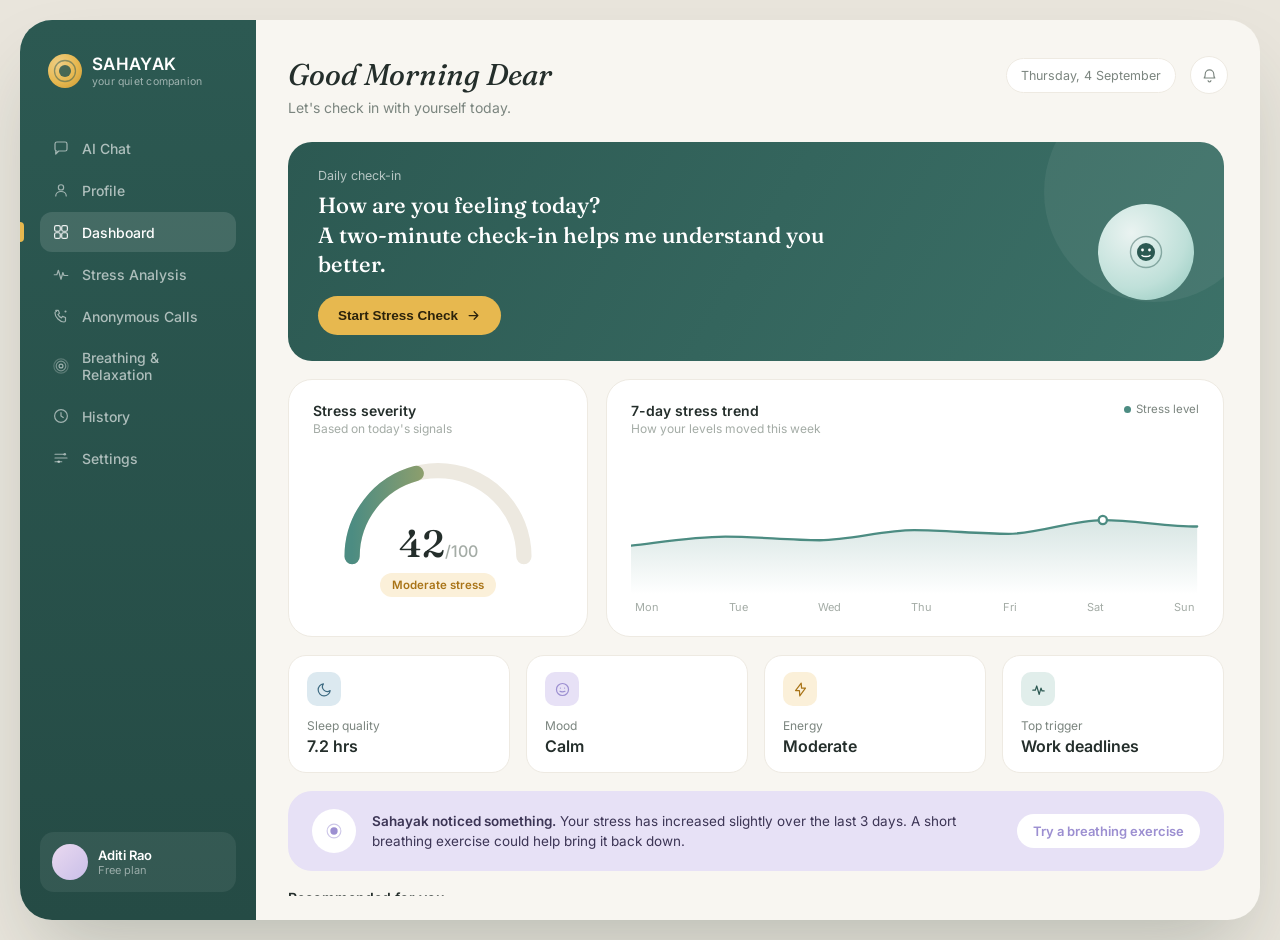
<file: sahayakdashboard.html>
<!DOCTYPE html>
<html lang="en">
<head>
<meta charset="UTF-8">
<title>SAHAYAK — AI Mental Wellness Dashboard</title>
<meta name="viewport" content="width=device-width, initial-scale=1.0">
<link rel="preconnect" href="https://fonts.googleapis.com">
<link href="https://fonts.googleapis.com/css2?family=Fraunces:ital,opsz,wght@0,9..144,400;0,9..144,500;1,9..144,450&family=Inter:wght@400;500;600;700&display=swap" rel="stylesheet">
<style>
  :root{
    --bg-canvas:#E9E5DC;
    --bg-app:#F8F6F1;
    --card:#FFFFFF;
    --teal-deep:#2C5952;
    --teal-deep-2:#254B45;
    --teal:#4C8C82;
    --teal-soft:#E1EEEB;
    --blue-soft:#DCE9F0;
    --blue:#7FA8BE;
    --lavender:#E7E1F6;
    --lavender-deep:#9C8FD1;
    --yellow:#E7B84F;
    --yellow-soft:#FBF0D9;
    --text-primary:#242E2B;
    --text-muted:#7B857F;
    --text-faint:#A4ACA6;
    --border:#EEEAE2;
    --radius-lg:24px;
    --radius-md:18px;
    --radius-sm:12px;
  }
  *{box-sizing:border-box; margin:0; padding:0;}
  body{
    background:var(--bg-canvas);
    font-family:'Inter', sans-serif;
    color:var(--text-primary);
    display:flex;
    align-items:center;
    justify-content:center;
    min-height:100vh;
    padding:20px;
  }
  .app{
    width:1440px;
    height:900px;
    background:var(--bg-app);
    border-radius:32px;
    box-shadow:0 40px 80px -20px rgba(38,58,52,0.25);
    display:grid;
    grid-template-columns:236px 1fr;
    overflow:hidden;
  }

  /* ---------- SIDEBAR ---------- */
  .sidebar{
    background:linear-gradient(180deg,var(--teal-deep) 0%, var(--teal-deep-2) 100%);
    color:#fff;
    padding:28px 20px;
    display:flex;
    flex-direction:column;
  }
  .brand{
    display:flex;
    align-items:center;
    gap:10px;
    padding:6px 8px 32px 8px;
  }
  .brand-mark{
    width:34px; height:34px;
    border-radius:50%;
    background:radial-gradient(circle at 32% 30%, #EFCE85, #E7B84F 55%, #C99732 100%);
    position:relative;
    flex-shrink:0;
  }
  .brand-mark svg{position:absolute; inset:0;}
  .brand-name{font-size:17px; font-weight:600; letter-spacing:0.02em;}
  .brand-sub{font-size:10.5px; color:rgba(255,255,255,0.55); margin-top:1px; letter-spacing:0.02em;}

  nav{display:flex; flex-direction:column; gap:2px; margin-top:8px;}
  .nav-item{
    display:flex;
    align-items:center;
    gap:12px;
    padding:11px 12px;
    border-radius:12px;
    color:rgba(255,255,255,0.62);
    font-size:14px;
    font-weight:500;
    position:relative;
    cursor:pointer;
  }
  .nav-item svg{width:18px; height:18px; flex-shrink:0; opacity:0.9;}
  .nav-item.active{
    background:rgba(255,255,255,0.12);
    color:#fff;
  }
  .nav-item.active::before{
    content:"";
    position:absolute;
    left:-20px;
    top:50%;
    transform:translateY(-50%);
    width:4px; height:20px;
    background:var(--yellow);
    border-radius:0 4px 4px 0;
  }

  .sidebar-spacer{flex:1;}

  .sidebar-profile{
    display:flex;
    align-items:center;
    gap:10px;
    padding:12px;
    border-radius:14px;
    background:rgba(255,255,255,0.07);
  }
  .avatar-sm{
    width:36px; height:36px;
    border-radius:50%;
    background:linear-gradient(135deg,#EAD9F0,#C9BFE8);
    flex-shrink:0;
  }
  .sidebar-profile .name{font-size:13px; font-weight:600; color:#fff;}
  .sidebar-profile .role{font-size:11px; color:rgba(255,255,255,0.5);}

  /* ---------- MAIN ---------- */
  .main{
    padding:36px 32px 24px 32px;
    overflow:hidden;
    display:flex;
    flex-direction:column;
  }
  .topbar{
    display:flex;
    align-items:flex-start;
    justify-content:space-between;
    margin-bottom:26px;
  }
  .greeting{
    font-family:'Fraunces', serif;
    font-weight:450;
    font-style:italic;
    font-size:30px;
    color:var(--text-primary);
  }
  .greeting-sub{
    margin-top:6px;
    font-size:14px;
    color:var(--text-muted);
  }
  .topbar-right{display:flex; align-items:center; gap:14px;}
  .icon-btn{
    width:38px; height:38px;
    border-radius:50%;
    background:var(--card);
    border:1px solid var(--border);
    display:flex; align-items:center; justify-content:center;
    color:var(--text-muted);
  }
  .icon-btn svg{width:17px; height:17px;}
  .topbar-date{
    font-size:12.5px;
    color:var(--text-muted);
    background:var(--card);
    border:1px solid var(--border);
    padding:9px 14px;
    border-radius:999px;
  }

  .content-scroll{
    flex:1;
    overflow-y:auto;
    overflow-x:hidden;
    display:flex;
    flex-direction:column;
    gap:18px;
    padding-right:4px;
    padding-bottom:4px;
  }
  .content-scroll > *{flex-shrink:0;}
  .content-scroll::-webkit-scrollbar{width:6px;}
  .content-scroll::-webkit-scrollbar-track{background:transparent;}
  .content-scroll::-webkit-scrollbar-thumb{background:#D9D4C7; border-radius:999px;}
  .content-scroll::-webkit-scrollbar-thumb:hover{background:#C9C3B4;}

  /* ---------- VIEW SWITCHING ---------- */
  .view{
    display:none;
    flex:1;
    overflow:hidden;
    flex-direction:column;
  }
  .view.active{display:flex;}
  .view-placeholder{
    flex:1;
    display:flex;
    align-items:center;
    justify-content:center;
    text-align:center;
    color:var(--text-faint);
    font-size:14px;
    border:1.5px dashed var(--border);
    border-radius:var(--radius-lg);
    background:var(--card);
  }

  /* Hero check-in card */
  .hero-card{
    background:linear-gradient(120deg, var(--teal-deep) 0%, #3C7168 100%);
    border-radius:var(--radius-lg);
    padding:26px 30px;
    display:flex;
    align-items:center;
    justify-content:space-between;
    color:#fff;
    position:relative;
    overflow:hidden;
  }
  .hero-card::after{
    content:"";
    position:absolute;
    right:-40px; top:-60px;
    width:220px; height:220px;
    border-radius:50%;
    background:rgba(255,255,255,0.06);
  }
  .hero-left{position:relative; z-index:1; max-width:60%;}
  .hero-eyebrow{font-size:12.5px; color:rgba(255,255,255,0.65); margin-bottom:8px;}
  .hero-title{font-family:'Fraunces', serif; font-size:22px; font-weight:500; line-height:1.35; margin-bottom:16px;}
  .cta-btn{
    display:inline-flex;
    align-items:center;
    gap:8px;
    background:var(--yellow);
    color:#2C230B;
    font-weight:600;
    font-size:13.5px;
    padding:12px 20px;
    border-radius:999px;
    border:none;
    cursor:pointer;
  }
  .cta-btn svg{width:15px; height:15px;}
  .hero-avatar{
    position:relative; z-index:1;
    width:96px; height:96px;
    border-radius:50%;
    background:radial-gradient(circle at 35% 30%, #EAF3F1, #BFE0D9 60%, #8FC7BC 100%);
    display:flex; align-items:center; justify-content:center;
    flex-shrink:0;
  }
  .hero-avatar svg{width:52px; height:52px;}

  /* two column: gauge + trend */
  .row-two{
    display:grid;
    grid-template-columns:300px 1fr;
    gap:18px;
  }
  .card{
    background:var(--card);
    border-radius:var(--radius-lg);
    border:1px solid var(--border);
    padding:22px 24px;
  }
  .card-title{font-size:14px; font-weight:600; color:var(--text-primary);}
  .card-caption{font-size:12px; color:var(--text-faint); margin-top:2px;}

  .gauge-card{display:flex; flex-direction:column; align-items:center;}
  .gauge-wrap{width:210px; margin-top:6px;}
  .gauge-score{
    text-align:center;
    margin-top:-46px;
  }
  .gauge-score .num{font-family:'Fraunces', serif; font-size:38px; font-weight:500;}
  .gauge-score .num span{font-size:16px; color:var(--text-faint); font-family:'Inter';}
  .gauge-tag{
    margin-top:6px;
    display:inline-block;
    font-size:11.5px;
    font-weight:600;
    color:#A97417;
    background:var(--yellow-soft);
    padding:5px 12px;
    border-radius:999px;
  }

  .trend-card{display:flex; flex-direction:column;}
  .trend-head{display:flex; justify-content:space-between; align-items:flex-start;}
  .trend-legend{display:flex; gap:14px; font-size:11.5px; color:var(--text-muted);}
  .dot{width:7px; height:7px; border-radius:50%; display:inline-block; margin-right:5px;}
  .trend-chart{flex:1; margin-top:10px;}
  .trend-days{display:flex; justify-content:space-between; padding:0 4px; margin-top:4px;}
  .trend-days span{font-size:11px; color:var(--text-faint);}

  /* insight tiles */
  .tiles-row{display:grid; grid-template-columns:repeat(4,1fr); gap:16px;}
  .tile{
    background:var(--card);
    border:1px solid var(--border);
    border-radius:var(--radius-md);
    padding:16px 18px;
  }
  .tile-icon{
    width:34px; height:34px;
    border-radius:10px;
    display:flex; align-items:center; justify-content:center;
    margin-bottom:12px;
  }
  .tile-icon svg{width:17px; height:17px;}
  .tile-label{font-size:12px; color:var(--text-muted);}
  .tile-value{font-size:16px; font-weight:600; margin-top:3px;}

  /* AI insight banner */
  .insight-banner{
    background:var(--lavender);
    border-radius:var(--radius-lg);
    padding:18px 24px;
    display:flex;
    align-items:center;
    gap:16px;
  }
  .insight-avatar{
    width:44px; height:44px;
    border-radius:50%;
    background:#fff;
    display:flex; align-items:center; justify-content:center;
    flex-shrink:0;
  }
  .insight-avatar svg{width:22px; height:22px; color:var(--lavender-deep);}
  .insight-text{font-size:13.5px; line-height:1.5; color:#3C3555;}
  .insight-text b{font-weight:600;}
  .insight-link{
    margin-left:auto;
    font-size:13px;
    font-weight:600;
    color:var(--lavender-deep);
    background:#fff;
    padding:9px 16px;
    border-radius:999px;
    white-space:nowrap;
  }

  /* recommended */
  .rec-row{display:grid; grid-template-columns:repeat(3,1fr); gap:16px;}
  .rec-card{
    background:var(--card);
    border:1px solid var(--border);
    border-radius:var(--radius-md);
    padding:17px 18px;
    display:flex;
    flex-direction:column;
    gap:10px;
  }
  .rec-icon{
    width:36px; height:36px;
    border-radius:10px;
    display:flex; align-items:center; justify-content:center;
  }
  .rec-icon svg{width:18px; height:18px;}
  .rec-title{font-size:13.5px; font-weight:600;}
  .rec-sub{font-size:11.5px; color:var(--text-muted);}

  svg{display:block;}

  /* ---------- PROFILE VIEW (Batch 3A) ---------- */
  .profile-header{display:flex; align-items:center; justify-content:space-between; gap:20px;}
  .profile-header-left{display:flex; align-items:center; gap:16px;}
  .avatar-lg{
    width:64px; height:64px;
    border-radius:50%;
    background:linear-gradient(135deg,#EAD9F0,#C9BFE8);
    flex-shrink:0;
  }
  .profile-name{font-family:'Fraunces', serif; font-size:20px; font-weight:500;}
  .profile-meta{font-size:12.5px; color:var(--text-muted); margin-top:4px;}
  .profile-meta b{color:var(--text-primary); font-weight:600;}
  .edit-profile-btn{
    display:inline-flex;
    align-items:center;
    gap:8px;
    background:var(--card);
    border:1px solid var(--border);
    color:var(--text-muted);
    font-size:13px;
    font-weight:600;
    padding:10px 18px;
    border-radius:999px;
    cursor:not-allowed;
    flex-shrink:0;
  }
  .edit-profile-btn svg{width:14px; height:14px;}
  .edit-profile-btn .soon-tag{
    font-size:10px;
    font-weight:600;
    color:var(--text-faint);
    margin-left:2px;
  }

  .profile-stats-row{display:grid; grid-template-columns:repeat(2,1fr); gap:16px;}
  .stat-card{
    background:var(--card);
    border:1px solid var(--border);
    border-radius:var(--radius-md);
    padding:20px 22px;
  }
  .stat-label{font-size:12.5px; color:var(--text-muted);}
  .stat-value{font-family:'Fraunces', serif; font-size:30px; font-weight:500; margin-top:6px;}
  .stat-value .unit{font-size:16px; color:var(--text-faint); font-family:'Inter', sans-serif;}
  .stat-sub{font-size:11.5px; color:var(--text-faint); margin-top:2px;}

  .field-row{
    display:flex;
    justify-content:space-between;
    align-items:center;
    padding:14px 0;
    border-top:1px solid var(--border);
  }
  .field-row:first-of-type{border-top:none; padding-top:0;}
  .field-label{font-size:12.5px; color:var(--text-muted);}
  .field-input{
    font-size:13.5px;
    font-weight:500;
    color:var(--text-primary);
    background:var(--bg-app);
    border:1px solid var(--border);
    border-radius:10px;
    padding:8px 14px;
    min-width:220px;
    text-align:right;
  }

  /* ---------- AI CHAT VIEW (Batch 2A — structure only) ---------- */
  .chat-view-layout{
    flex:1;
    display:grid;
    grid-template-columns:1fr 300px;
    gap:18px;
    overflow:hidden;
  }

  /* main chat column */
  .chat-main{
    background:var(--card);
    border:1px solid var(--border);
    border-radius:var(--radius-lg);
    display:flex;
    flex-direction:column;
    overflow:hidden;
  }
  .chat-main-header{
    display:flex;
    align-items:center;
    gap:12px;
    padding:18px 22px;
    border-bottom:1px solid var(--border);
    flex-shrink:0;
  }
  .chat-main-header .avatar-md{
    width:38px; height:38px;
    border-radius:50%;
    background:radial-gradient(circle at 35% 30%, #EAF3F1, #BFE0D9 60%, #8FC7BC 100%);
    display:flex; align-items:center; justify-content:center;
    flex-shrink:0;
  }
  .chat-main-header .avatar-md svg{width:20px; height:20px;}
  .chat-main-header .title{font-size:14.5px; font-weight:600;}
  .chat-main-header .subtitle{font-size:12px; color:var(--text-muted); margin-top:1px;}

  .chat-message-list{
    flex:1;
    overflow-y:auto;
    padding:22px;
    display:flex;
    flex-direction:column;
    gap:14px;
  }
  .chat-empty-state{
    flex:1;
    display:flex;
    flex-direction:column;
    align-items:center;
    justify-content:center;
    text-align:center;
    gap:6px;
    color:var(--text-faint);
  }
  .chat-empty-state svg{width:36px; height:36px; opacity:0.5; margin-bottom:6px;}
  .chat-empty-state .line-1{font-size:14px; font-weight:500; color:var(--text-muted);}
  .chat-empty-state .line-2{font-size:12.5px;}

  .chat-input-bar{
    display:flex;
    align-items:center;
    gap:10px;
    padding:16px 20px;
    border-top:1px solid var(--border);
    flex-shrink:0;
  }
  .chat-input-bar input{
    flex:1;
    border:1px solid var(--border);
    background:var(--bg-app);
    border-radius:999px;
    padding:12px 18px;
    font-family:'Inter', sans-serif;
    font-size:13.5px;
    color:var(--text-primary);
    outline:none;
  }
  .chat-input-bar input::placeholder{color:var(--text-faint);}
  .chat-send-btn{
    width:42px; height:42px;
    border-radius:50%;
    background:var(--teal-deep);
    border:none;
    color:#fff;
    display:flex; align-items:center; justify-content:center;
    flex-shrink:0;
    cursor:pointer;
  }
  .chat-send-btn svg{width:17px; height:17px;}

  /* right panel: session summary (Batch 2D shell) */
  .chat-panel{
    display:flex;
    flex-direction:column;
    gap:16px;
    overflow-y:auto;
  }
  .chat-panel-card{
    background:var(--card);
    border:1px solid var(--border);
    border-radius:var(--radius-lg);
    padding:20px;
  }
  .chat-panel-title{font-size:13.5px; font-weight:600;}
  .chat-panel-caption{font-size:11.5px; color:var(--text-faint); margin-top:2px;}
  .chat-panel-stat-row{
    display:flex;
    justify-content:space-between;
    align-items:center;
    margin-top:14px;
    padding-top:14px;
    border-top:1px solid var(--border);
  }
  .chat-panel-stat-row:first-of-type{border-top:none; margin-top:16px; padding-top:0;}
  .chat-panel-stat-label{font-size:12px; color:var(--text-muted);}
  .chat-panel-stat-value{font-size:14px; font-weight:600;}
  .chat-panel-stat-value#panelCurrentTrend{display:flex; align-items:center; gap:6px;}
  .chat-panel-trend-dot{
    width:8px; height:8px;
    border-radius:50%;
    background:var(--text-faint);
    display:inline-block;
    flex-shrink:0;
  }
  .chat-panel-trend-dot.low{background:var(--teal);}
  .chat-panel-trend-dot.moderate{background:var(--yellow);}
  .chat-panel-trend-dot.high{background:#D9714F;}

  /* message bubbles (Batch 2B) */
  .chat-bubble-row{display:flex;}
  .chat-bubble-row.user{justify-content:flex-end;}
  .chat-bubble-row.ai{justify-content:flex-start;}
  .chat-bubble{
    max-width:70%;
    padding:11px 16px;
    border-radius:16px;
    font-size:13.5px;
    line-height:1.45;
  }
  .chat-bubble-row.user .chat-bubble{
    background:var(--teal-deep);
    color:#fff;
    border-bottom-right-radius:4px;
  }
  .chat-bubble-row.ai .chat-bubble{
    background:var(--teal-soft);
    color:var(--text-primary);
    border-bottom-left-radius:4px;
  }

  /* severity badge + typing indicator (Batch 2C) */
  .chat-severity-badge{
    display:inline-flex;
    align-items:center;
    gap:5px;
    font-size:10.5px;
    font-weight:600;
    padding:4px 10px;
    border-radius:999px;
    margin-top:5px;
  }
  .chat-bubble-row.user{flex-direction:column; align-items:flex-end;}
  .chat-severity-badge .dot-sm{width:6px; height:6px; border-radius:50%; display:inline-block;}
  .chat-severity-badge.low{background:var(--teal-soft); color:var(--teal-deep);}
  .chat-severity-badge.low .dot-sm{background:var(--teal);}
  .chat-severity-badge.moderate{background:var(--yellow-soft); color:#A97417;}
  .chat-severity-badge.moderate .dot-sm{background:var(--yellow);}
  .chat-severity-badge.high{background:#F7E3DE; color:#B9583D;}
  .chat-severity-badge.high .dot-sm{background:#D9714F;}

  .chat-typing-row{display:flex; justify-content:flex-start;}
  .chat-typing-bubble{
    background:var(--teal-soft);
    padding:12px 16px;
    border-radius:16px;
    border-bottom-left-radius:4px;
    display:flex;
    gap:4px;
  }
  .chat-typing-bubble span{
    width:6px; height:6px;
    border-radius:50%;
    background:var(--teal);
    opacity:0.5;
    animation:chatTypingBlink 1.1s infinite ease-in-out;
  }
  .chat-typing-bubble span:nth-child(2){animation-delay:0.15s;}
  .chat-typing-bubble span:nth-child(3){animation-delay:0.3s;}
  @keyframes chatTypingBlink{
    0%, 60%, 100%{opacity:0.35; transform:translateY(0);}
    30%{opacity:1; transform:translateY(-2px);}
  }

  /* ---------- STRESS ANALYSIS VIEW (Batch 4) ---------- */
  .stress-scroll{
    flex:1;
    overflow-y:auto;
    overflow-x:hidden;
    display:flex;
    flex-direction:column;
    gap:18px;
    padding-right:4px;
    padding-bottom:4px;
  }
  .stress-scroll > *{flex-shrink:0;}
  .stress-scroll::-webkit-scrollbar{width:6px;}
  .stress-scroll::-webkit-scrollbar-track{background:transparent;}
  .stress-scroll::-webkit-scrollbar-thumb{background:#D9D4C7; border-radius:999px;}
  .stress-scroll::-webkit-scrollbar-thumb:hover{background:#C9C3B4;}

  .trend-card-lg{display:flex; flex-direction:column;}
  .trend-chart-lg{flex:1; margin-top:14px; min-height:180px;}

  /* 3-signal breakdown */
  .signal-row{display:grid; grid-template-columns:repeat(3,1fr); gap:16px;}
  .signal-card{
    background:var(--card);
    border:1px solid var(--border);
    border-radius:var(--radius-lg);
    padding:20px 22px;
  }
  .signal-icon{
    width:38px; height:38px;
    border-radius:11px;
    display:flex; align-items:center; justify-content:center;
    margin-bottom:14px;
  }
  .signal-icon svg{width:18px; height:18px;}
  .signal-label{font-size:12.5px; color:var(--text-muted);}
  .signal-value{font-family:'Fraunces', serif; font-size:19px; font-weight:500; margin-top:2px; color:var(--text-primary);}
  .signal-bar{
    width:100%; height:6px;
    background:var(--bg-app);
    border-radius:999px;
    overflow:hidden;
    margin-top:12px;
  }
  .signal-bar-fill{height:100%; border-radius:999px;}
  .signal-caption{font-size:11.5px; color:var(--text-faint); margin-top:10px;}

  /* past check-ins list */
  .checkins-card{display:flex; flex-direction:column;}
  .checkins-list{margin-top:16px; display:flex; flex-direction:column;}
  .checkin-row{
    display:flex;
    align-items:center;
    gap:20px;
    padding:14px 4px;
    border-top:1px solid var(--border);
  }
  .checkin-row:first-child{border-top:none; padding-top:0;}
  .checkin-date{width:88px; flex-shrink:0;}
  .checkin-day{font-size:13px; font-weight:600; color:var(--text-primary);}
  .checkin-time{font-size:11.5px; color:var(--text-faint); margin-top:1px;}
  .checkin-snippet{flex:1; font-size:13px; color:var(--text-muted); min-width:0;}
  .checkin-row .chat-severity-badge{flex-shrink:0;}

  /* ---------- PROFILE VIEW (Batch 3) ---------- */
  .profile-scroll{
    flex:1;
    overflow-y:auto;
    overflow-x:hidden;
    display:flex;
    flex-direction:column;
    gap:18px;
    padding-right:4px;
    padding-bottom:4px;
  }
  .profile-scroll > *{flex-shrink:0;}
  .profile-scroll::-webkit-scrollbar{width:6px;}
  .profile-scroll::-webkit-scrollbar-track{background:transparent;}
  .profile-scroll::-webkit-scrollbar-thumb{background:#D9D4C7; border-radius:999px;}
  .profile-scroll::-webkit-scrollbar-thumb:hover{background:#C9C3B4;}

  /* profile header card */
  .profile-header-card{
    background:var(--card);
    border:1px solid var(--border);
    border-radius:var(--radius-lg);
    padding:26px 30px;
    display:flex;
    align-items:center;
    gap:20px;
  }
  .profile-avatar-lg{
    width:76px; height:76px;
    border-radius:50%;
    background:linear-gradient(135deg,#EAD9F0,#C9BFE8);
    flex-shrink:0;
    display:flex; align-items:center; justify-content:center;
  }
  .profile-avatar-lg svg{width:34px; height:34px; color:#6E5FA8;}
  .profile-header-info{flex:1; min-width:0;}
  .profile-name{font-family:'Fraunces', serif; font-size:22px; font-weight:500; color:var(--text-primary);}
  .profile-meta-row{display:flex; align-items:center; gap:10px; margin-top:8px; flex-wrap:wrap;}
  .profile-meta-tag{
    display:inline-flex;
    align-items:center;
    gap:6px;
    font-size:12px;
    font-weight:500;
    color:var(--text-muted);
    background:var(--bg-app);
    border:1px solid var(--border);
    padding:6px 12px;
    border-radius:999px;
  }
  .profile-meta-tag b{color:var(--text-primary); font-weight:600;}
  .profile-edit-btn{
    display:inline-flex;
    align-items:center;
    gap:8px;
    background:var(--teal-soft);
    color:var(--teal-deep);
    font-weight:600;
    font-size:13px;
    padding:11px 18px;
    border-radius:999px;
    border:none;
    cursor:pointer;
    flex-shrink:0;
  }
  .profile-edit-btn:hover{background:#D3E5E1;}
  .profile-edit-btn svg{width:15px; height:15px;}

  /* profile stats */
  .profile-stats-row{display:grid; grid-template-columns:repeat(2,1fr); gap:16px;}
  .profile-stat-card{
    background:var(--card);
    border:1px solid var(--border);
    border-radius:var(--radius-md);
    padding:20px 22px;
    display:flex;
    align-items:center;
    gap:16px;
  }
  .profile-stat-icon{
    width:44px; height:44px;
    border-radius:12px;
    display:flex; align-items:center; justify-content:center;
    flex-shrink:0;
  }
  .profile-stat-icon svg{width:20px; height:20px;}
  .profile-stat-label{font-size:12.5px; color:var(--text-muted);}
  .profile-stat-value{font-family:'Fraunces', serif; font-size:24px; font-weight:500; margin-top:2px; color:var(--text-primary);}

  /* profile edit section (non-functional) */
  .profile-edit-card{
    background:var(--card);
    border:1px solid var(--border);
    border-radius:var(--radius-lg);
    padding:24px 28px;
  }
  .profile-edit-card .card-title{margin-bottom:2px;}
  .profile-edit-card .card-caption{margin-bottom:18px;}
  .profile-form-grid{display:grid; grid-template-columns:1fr 1fr; gap:16px;}
  .profile-form-field{display:flex; flex-direction:column; gap:6px;}
  .profile-form-field label{font-size:12px; font-weight:600; color:var(--text-muted);}
  .profile-form-field input{
    border:1px solid var(--border);
    background:var(--bg-app);
    border-radius:12px;
    padding:11px 14px;
    font-family:'Inter', sans-serif;
    font-size:13.5px;
    color:var(--text-primary);
    outline:none;
  }
  .profile-form-field input:disabled{
    color:var(--text-faint);
    cursor:not-allowed;
  }
  .profile-form-field input:not(:disabled){
    cursor:text;
    background:var(--card);
    border-color:var(--teal);
  }
  .profile-form-field input:not(:disabled):focus{
    border-color:var(--teal-deep);
    box-shadow:0 0 0 3px rgba(76,140,130,0.12);
  }
  .profile-edit-actions{
    display:none;
    gap:10px;
    margin-top:18px;
  }
  .profile-save-btn{
    background:var(--teal-deep);
    color:#fff;
    font-weight:600;
    font-size:13px;
    padding:11px 20px;
    border-radius:999px;
    border:none;
    cursor:pointer;
  }
  .profile-save-btn:hover{background:var(--teal-deep-2);}
  .profile-cancel-btn{
    background:transparent;
    color:var(--text-muted);
    font-weight:600;
    font-size:13px;
    padding:11px 20px;
    border-radius:999px;
    border:1px solid var(--border);
    cursor:pointer;
  }
  .profile-cancel-btn:hover{background:var(--bg-app);}
</style>
</head>
<body>

<div class="app">

  <!-- ============ SIDEBAR ============ -->
  <aside class="sidebar">
    <div class="brand">
      <div class="brand-mark">
        <svg viewBox="0 0 34 34" fill="none">
          <circle cx="17" cy="17" r="6" fill="#2C5952" opacity="0.85"/>
          <circle cx="17" cy="17" r="10.5" stroke="#2C5952" stroke-width="1.3" opacity="0.5"/>
        </svg>
      </div>
      <div>
        <div class="brand-name">SAHAYAK</div>
        <div class="brand-sub">your quiet companion</div>
      </div>
    </div>

    <nav>
      <div class="nav-item" data-view="aichat">
        <svg viewBox="0 0 24 24" fill="none" stroke="currentColor" stroke-width="1.6" stroke-linecap="round" stroke-linejoin="round"><path d="M4 6.5A2.5 2.5 0 0 1 6.5 4h11A2.5 2.5 0 0 1 20 6.5v7a2.5 2.5 0 0 1-2.5 2.5H9l-4 4v-4H6.5A2.5 2.5 0 0 1 4 13.5v-7z"/></svg>
        AI Chat
      </div>
      <div class="nav-item" data-view="profile">
        <svg viewBox="0 0 24 24" fill="none" stroke="currentColor" stroke-width="1.6" stroke-linecap="round" stroke-linejoin="round"><circle cx="12" cy="8.5" r="3.5"/><path d="M5 20c0-3.5 3.1-6 7-6s7 2.5 7 6"/></svg>
        Profile
      </div>
      <div class="nav-item active" data-view="dashboard">
        <svg viewBox="0 0 24 24" fill="none" stroke="currentColor" stroke-width="1.6" stroke-linecap="round" stroke-linejoin="round"><rect x="3.5" y="3.5" width="7.5" height="7.5" rx="2"/><rect x="13" y="3.5" width="7.5" height="7.5" rx="2"/><rect x="3.5" y="13" width="7.5" height="7.5" rx="2"/><rect x="13" y="13" width="7.5" height="7.5" rx="2"/></svg>
        Dashboard
      </div>
      <div class="nav-item" data-view="stress-analysis">
        <svg viewBox="0 0 24 24" fill="none" stroke="currentColor" stroke-width="1.6" stroke-linecap="round" stroke-linejoin="round"><path d="M3 13h3.5l2-6 3.5 12 2.5-9 1.5 4H21"/></svg>
        Stress Analysis
      </div>
      <div class="nav-item" data-view="anonymous-calls">
        <svg viewBox="0 0 24 24" fill="none" stroke="currentColor" stroke-width="1.6" stroke-linecap="round" stroke-linejoin="round"><path d="M5 4.5h3.5l1.5 4-2 1.5c.9 2.1 2.4 3.6 4.5 4.5l1.5-2 4 1.5V18c0 1.1-.9 2-2 2C10.5 20 4 13.5 4 8c0-1.1.9-2 2-2z"/><circle cx="18" cy="6" r="1.4" fill="currentColor" stroke="none"/></svg>
        Anonymous Calls
      </div>
      <div class="nav-item" data-view="breathing">
        <svg viewBox="0 0 24 24" fill="none" stroke="currentColor" stroke-width="1.6" stroke-linecap="round" stroke-linejoin="round"><circle cx="12" cy="12" r="2.6"/><circle cx="12" cy="12" r="6.4" opacity="0.7"/><circle cx="12" cy="12" r="9.5" opacity="0.4"/></svg>
        Breathing &amp; Relaxation
      </div>
      <div class="nav-item" data-view="history">
        <svg viewBox="0 0 24 24" fill="none" stroke="currentColor" stroke-width="1.6" stroke-linecap="round" stroke-linejoin="round"><circle cx="12" cy="12" r="8.5"/><path d="M12 7.5V12l3 2"/></svg>
        History
      </div>
      <div class="nav-item" data-view="settings">
        <svg viewBox="0 0 24 24" fill="none" stroke="currentColor" stroke-width="1.6" stroke-linecap="round" stroke-linejoin="round"><path d="M4 7h11M4 12h16M4 17h9"/><circle cx="17" cy="7" r="1.8" fill="currentColor" stroke="none"/><circle cx="9" cy="17" r="1.8" fill="currentColor" stroke="none"/></svg>
        Settings
      </div>
    </nav>

    <div class="sidebar-spacer"></div>

    <div class="sidebar-profile">
      <div class="avatar-sm"></div>
      <div>
        <div class="name">Aditi Rao</div>
        <div class="role">Free plan</div>
      </div>
    </div>
  </aside>

  <!-- ============ MAIN ============ -->
  <main class="main">
    <div class="topbar">
      <div>
        <div class="greeting">Good Morning Dear</div>
        <div class="greeting-sub">Let's check in with yourself today.</div>
      </div>
      <div class="topbar-right">
        <div class="topbar-date">Thursday, 4 September</div>
        <div class="icon-btn">
          <svg viewBox="0 0 24 24" fill="none" stroke="currentColor" stroke-width="1.6" stroke-linecap="round" stroke-linejoin="round"><path d="M6 10a6 6 0 0 1 12 0c0 4 1.5 5.5 1.5 5.5H4.5S6 14 6 10z"/><path d="M10 19a2 2 0 0 0 4 0"/></svg>
        </div>
      </div>
    </div>

    <!-- ============ VIEW: DASHBOARD ============ -->
    <section class="view active" id="view-dashboard">
    <div class="content-scroll">

      <!-- hero check-in -->
      <div class="hero-card">
        <div class="hero-left">
          <div class="hero-eyebrow">Daily check-in</div>
          <div class="hero-title">How are you feeling today?<br>A two-minute check-in helps me understand you better.</div>
          <button class="cta-btn" id="startStressCheckBtn">
            Start Stress Check
            <svg viewBox="0 0 24 24" fill="none" stroke="currentColor" stroke-width="2" stroke-linecap="round" stroke-linejoin="round"><path d="M5 12h14M13 6l6 6-6 6"/></svg>
          </button>
        </div>
        <div class="hero-avatar">
          <svg viewBox="0 0 52 52" fill="none">
            <circle cx="26" cy="26" r="9" fill="#2C5952"/>
            <circle cx="26" cy="26" r="15.5" stroke="#2C5952" stroke-width="1.4" opacity="0.45"/>
            <circle cx="22.5" cy="24" r="1.4" fill="#fff"/>
            <circle cx="29.5" cy="24" r="1.4" fill="#fff"/>
            <path d="M22 29.5c1.4 1.4 6.6 1.4 8 0" stroke="#fff" stroke-width="1.4" stroke-linecap="round"/>
          </svg>
        </div>
      </div>

      <!-- gauge + trend -->
      <div class="row-two">
        <div class="card gauge-card">
          <div style="width:100%;">
            <div class="card-title">Stress severity</div>
            <div class="card-caption">Based on today's signals</div>
          </div>
          <div class="gauge-wrap">
            <svg viewBox="0 0 220 130" width="100%">
              <defs>
                <linearGradient id="gaugeGrad" x1="0%" y1="0%" x2="100%" y2="0%">
                  <stop offset="0%" stop-color="#4C8C82"/>
                  <stop offset="100%" stop-color="#E7B84F"/>
                </linearGradient>
              </defs>
              <path d="M20,120 A90,90 0 0 1 200,120" fill="none" stroke="#EDE9E0" stroke-width="16" stroke-linecap="round"/>
              <path d="M20,120 A90,90 0 0 1 200,120" fill="none" stroke="url(#gaugeGrad)" stroke-width="16" stroke-linecap="round"
                    stroke-dasharray="118 283" />
            </svg>
          </div>
          <div class="gauge-score">
            <div class="num">42<span>/100</span></div>
            <div class="gauge-tag">Moderate stress</div>
          </div>
        </div>

        <div class="card trend-card">
          <div class="trend-head">
            <div>
              <div class="card-title">7-day stress trend</div>
              <div class="card-caption">How your levels moved this week</div>
            </div>
            <div class="trend-legend">
              <span><span class="dot" style="background:var(--teal)"></span>Stress level</span>
            </div>
          </div>
          <div class="trend-chart">
            <svg viewBox="0 0 620 160" width="100%" height="150">
              <defs>
                <linearGradient id="areaGrad" x1="0" y1="0" x2="0" y2="1">
                  <stop offset="0%" stop-color="#4C8C82" stop-opacity="0.22"/>
                  <stop offset="100%" stop-color="#4C8C82" stop-opacity="0"/>
                </linearGradient>
              </defs>
              <path d="M0,107 C34,103 69,97 103,97 C137,97 172,101 206,101 C240,101 275,90 309,90 C343,90 378,94 412,94 C446,94 481,79 515,79 C549,79 584,86 618,86 L618,160 L0,160 Z" fill="url(#areaGrad)"/>
              <path d="M0,107 C34,103 69,97 103,97 C137,97 172,101 206,101 C240,101 275,90 309,90 C343,90 378,94 412,94 C446,94 481,79 515,79 C549,79 584,86 618,86" fill="none" stroke="#4C8C82" stroke-width="2.5" stroke-linecap="round"/>
              <circle cx="515" cy="79" r="4.5" fill="#fff" stroke="#4C8C82" stroke-width="2.5"/>
            </svg>
          </div>
          <div class="trend-days">
            <span>Mon</span><span>Tue</span><span>Wed</span><span>Thu</span><span>Fri</span><span>Sat</span><span>Sun</span>
          </div>
        </div>
      </div>

      <!-- insight tiles -->
      <div class="tiles-row">
        <div class="tile">
          <div class="tile-icon" style="background:var(--blue-soft); color:#3E6B82;">
            <svg viewBox="0 0 24 24" fill="none" stroke="currentColor" stroke-width="1.7" stroke-linecap="round" stroke-linejoin="round"><path d="M20 13.5A8.5 8.5 0 1 1 10.5 4a6.8 6.8 0 0 0 9.5 9.5z"/></svg>
          </div>
          <div class="tile-label">Sleep quality</div>
          <div class="tile-value">7.2 hrs</div>
        </div>
        <div class="tile">
          <div class="tile-icon" style="background:var(--lavender); color:var(--lavender-deep);">
            <svg viewBox="0 0 24 24" fill="none" stroke="currentColor" stroke-width="1.7" stroke-linecap="round" stroke-linejoin="round"><circle cx="12" cy="12" r="8.5"/><path d="M9 10h.01M15 10h.01"/><path d="M8.5 14.5c1 1 5 1 7 0"/></svg>
          </div>
          <div class="tile-label">Mood</div>
          <div class="tile-value">Calm</div>
        </div>
        <div class="tile">
          <div class="tile-icon" style="background:var(--yellow-soft); color:#A97417;">
            <svg viewBox="0 0 24 24" fill="none" stroke="currentColor" stroke-width="1.7" stroke-linecap="round" stroke-linejoin="round"><path d="M13 3 5 13.5h5.5L11 21l8-11h-5.5z"/></svg>
          </div>
          <div class="tile-label">Energy</div>
          <div class="tile-value">Moderate</div>
        </div>
        <div class="tile">
          <div class="tile-icon" style="background:var(--teal-soft); color:var(--teal-deep);">
            <svg viewBox="0 0 24 24" fill="none" stroke="currentColor" stroke-width="1.7" stroke-linecap="round" stroke-linejoin="round"><path d="M4 13h3.5l2-6 3.5 12 2.5-9 1.5 4H20"/></svg>
          </div>
          <div class="tile-label">Top trigger</div>
          <div class="tile-value">Work deadlines</div>
        </div>
      </div>

      <!-- AI insight banner -->
      <div class="insight-banner">
        <div class="insight-avatar">
          <svg viewBox="0 0 24 24" fill="none"><circle cx="12" cy="12" r="4" fill="#9C8FD1"/><circle cx="12" cy="12" r="7.5" stroke="#9C8FD1" stroke-width="1.2" opacity="0.5"/></svg>
        </div>
        <div class="insight-text">
          <b>Sahayak noticed something.</b> Your stress has increased slightly over the last 3 days. A short breathing exercise could help bring it back down.
        </div>
        <div class="insight-link">Try a breathing exercise</div>
      </div>

      <!-- recommended -->
      <div>
        <div class="card-title" style="margin-bottom:12px;">Recommended for you</div>
        <div class="rec-row">
          <div class="rec-card">
            <div class="rec-icon" style="background:var(--teal-soft); color:var(--teal-deep);">
              <svg viewBox="0 0 24 24" fill="none" stroke="currentColor" stroke-width="1.7" stroke-linecap="round" stroke-linejoin="round"><circle cx="12" cy="12" r="3"/><circle cx="12" cy="12" r="7" opacity="0.7"/><circle cx="12" cy="12" r="10.5" opacity="0.4"/></svg>
            </div>
            <div class="rec-title">5-minute breathing exercise</div>
            <div class="rec-sub">Guided · calms nervous system</div>
          </div>
          <div class="rec-card">
            <div class="rec-icon" style="background:var(--lavender); color:var(--lavender-deep);">
              <svg viewBox="0 0 24 24" fill="none" stroke="currentColor" stroke-width="1.7" stroke-linecap="round" stroke-linejoin="round"><path d="M4 6.5A2.5 2.5 0 0 1 6.5 4h11A2.5 2.5 0 0 1 20 6.5v7a2.5 2.5 0 0 1-2.5 2.5H9l-4 4v-4H6.5A2.5 2.5 0 0 1 4 13.5v-7z"/></svg>
            </div>
            <div class="rec-title">Talk to Sahayak</div>
            <div class="rec-sub">Open chat · always here to listen</div>
          </div>
          <div class="rec-card">
            <div class="rec-icon" style="background:var(--yellow-soft); color:#A97417;">
              <svg viewBox="0 0 24 24" fill="none" stroke="currentColor" stroke-width="1.7" stroke-linecap="round" stroke-linejoin="round"><path d="M12 3v3M12 18v3M4.2 4.2l2.1 2.1M17.7 17.7l2.1 2.1M3 12h3M18 12h3M4.2 19.8l2.1-2.1M17.7 6.3l2.1-2.1"/><circle cx="12" cy="12" r="4"/></svg>
            </div>
            <div class="rec-title">Take a mindful break</div>
            <div class="rec-sub">3 minutes · step away and reset</div>
          </div>
        </div>
      </div>

    </div>
    </section>

    <!-- ============ VIEW: AI CHAT ============ -->
    <section class="view" id="view-aichat">
      <div class="chat-view-layout">

        <!-- main chat column -->
        <div class="chat-main">
          <div class="chat-main-header">
            <div class="avatar-md">
              <svg viewBox="0 0 24 24" fill="none"><circle cx="12" cy="12" r="4" fill="#4C8C82"/><circle cx="12" cy="12" r="7.5" stroke="#4C8C82" stroke-width="1.2" opacity="0.5"/></svg>
            </div>
            <div>
              <div class="title">Sahayak</div>
              <div class="subtitle">Always here to listen</div>
            </div>
          </div>

          <div class="chat-message-list" id="chatMessageList">
            <div class="chat-empty-state" id="chatEmptyState">
              <svg viewBox="0 0 24 24" fill="none" stroke="currentColor" stroke-width="1.5" stroke-linecap="round" stroke-linejoin="round"><path d="M4 6.5A2.5 2.5 0 0 1 6.5 4h11A2.5 2.5 0 0 1 20 6.5v7a2.5 2.5 0 0 1-2.5 2.5H9l-4 4v-4H6.5A2.5 2.5 0 0 1 4 13.5v-7z"/></svg>
              <div class="line-1">Start a conversation</div>
              <div class="line-2">Type a message below to begin</div>
            </div>
          </div>

          <div class="chat-input-bar">
            <input type="text" id="chatInput" placeholder="Type a message...">
            <button class="chat-send-btn" id="chatSendBtn">
              <svg viewBox="0 0 24 24" fill="none" stroke="currentColor" stroke-width="2" stroke-linecap="round" stroke-linejoin="round"><path d="M5 12h14M13 6l6 6-6 6"/></svg>
            </button>
          </div>
        </div>

        <!-- right panel: session summary -->
        <div class="chat-panel">
          <div class="chat-panel-card">
            <div class="chat-panel-title">Session summary</div>
            <div class="chat-panel-caption">Current trend &amp; message count update live; 7-day avg reflects your Stress Analysis history</div>

            <div class="chat-panel-stat-row">
              <div class="chat-panel-stat-label">Current trend</div>
              <div class="chat-panel-stat-value" id="panelCurrentTrend">
                <span class="chat-panel-trend-dot" id="panelTrendDot"></span>
                <span id="panelTrendLabel">No data yet</span>
              </div>
            </div>
            <div class="chat-panel-stat-row">
              <div class="chat-panel-stat-label">7-day avg stress</div>
              <div class="chat-panel-stat-value">42/100</div>
            </div>
            <div class="chat-panel-stat-row">
              <div class="chat-panel-stat-label">Messages today</div>
              <div class="chat-panel-stat-value" id="panelMessagesToday">0</div>
            </div>
          </div>
        </div>

      </div>
    </section>

    <!-- ============ VIEW: PROFILE ============ -->
    <section class="view" id="view-profile">
      <div class="profile-scroll">

        <!-- profile header card (Batch 3A) -->
        <div class="profile-header-card">
          <div class="profile-avatar-lg">
            <svg viewBox="0 0 24 24" fill="none" stroke="currentColor" stroke-width="1.6" stroke-linecap="round" stroke-linejoin="round"><circle cx="12" cy="8" r="4"/><path d="M4 20c0-4 3.5-7 8-7s8 3 8 7"/></svg>
          </div>
          <div class="profile-header-info">
            <div class="profile-name" id="profileHeaderName">Anonymous User</div>
            <div class="profile-meta-row">
              <div class="profile-meta-tag" id="profileHeaderIdTag">Anonymous ID: <b>#SHY-4471</b></div>
              <div class="profile-meta-tag" id="profileHeaderCaseTag">Case ref: <b>CR-2026-0142</b></div>
            </div>
          </div>
          <button class="profile-edit-btn" id="editProfileBtn">
            <svg viewBox="0 0 24 24" fill="none" stroke="currentColor" stroke-width="1.8" stroke-linecap="round" stroke-linejoin="round"><path d="M16.5 3.5a2.1 2.1 0 0 1 3 3L7 19l-4 1 1-4L16.5 3.5z"/></svg>
            Edit profile
          </button>
        </div>

        <!-- profile stats row (Batch 3B) -->
        <div class="profile-stats-row">
          <div class="profile-stat-card">
            <div class="profile-stat-icon" style="background:var(--teal-soft); color:var(--teal-deep);">
              <svg viewBox="0 0 24 24" fill="none" stroke="currentColor" stroke-width="1.7" stroke-linecap="round" stroke-linejoin="round"><path d="M3 17l5-6 4 4 6-8 3 3"/></svg>
            </div>
            <div>
              <div class="profile-stat-label">7-day avg stress</div>
              <div class="profile-stat-value">42/100</div>
            </div>
          </div>
          <div class="profile-stat-card">
            <div class="profile-stat-icon" style="background:var(--blue-soft); color:var(--blue);">
              <svg viewBox="0 0 24 24" fill="none" stroke="currentColor" stroke-width="1.7" stroke-linecap="round" stroke-linejoin="round"><path d="M9 12l2 2 4-4"/><circle cx="12" cy="12" r="9"/></svg>
            </div>
            <div>
              <div class="profile-stat-label">Total check-ins</div>
              <div class="profile-stat-value">18</div>
            </div>
          </div>
        </div>

        <!-- profile edit form (now functional — Save updates the header card above) -->
        <div class="profile-edit-card" id="profileEditCard">
          <div class="card-title">Edit profile</div>
          <div class="card-caption">Update your display details</div>
          <div class="profile-form-grid">
            <div class="profile-form-field">
              <label>Display name</label>
              <input type="text" id="profileNameInput" value="Anonymous User" disabled>
            </div>
            <div class="profile-form-field">
              <label>Anonymous ID</label>
              <input type="text" id="profileIdInput" value="#SHY-4471" disabled>
            </div>
            <div class="profile-form-field">
              <label>Case reference</label>
              <input type="text" id="profileCaseInput" value="CR-2026-0142" disabled>
            </div>
            <div class="profile-form-field">
              <label>Preferred contact time</label>
              <input type="text" id="profileContactInput" value="Not set" disabled>
            </div>
          </div>
          <div class="profile-edit-actions" id="profileEditActions">
            <button class="profile-save-btn" id="profileSaveBtn">Save changes</button>
            <button class="profile-cancel-btn" id="profileCancelBtn">Cancel</button>
          </div>
        </div>

      </div>
    </section>

    <!-- ============ VIEW: STRESS ANALYSIS ============ -->
    <section class="view" id="view-stress-analysis">
      <div class="stress-scroll">

        <!-- big trend chart (Batch 4A) -->
        <div class="card trend-card-lg">
          <div class="trend-head">
            <div>
              <div class="card-title">Stress trend</div>
              <div class="card-caption">Your stress levels over the last 7 days</div>
            </div>
            <div class="trend-legend">
              <span><span class="dot" style="background:var(--teal)"></span>Stress level</span>
            </div>
          </div>
          <div class="trend-chart-lg">
            <svg viewBox="0 0 1180 220" width="100%" height="200" preserveAspectRatio="none">
              <defs>
                <linearGradient id="areaGradLg" x1="0" y1="0" x2="0" y2="1">
                  <stop offset="0%" stop-color="#4C8C82" stop-opacity="0.22"/>
                  <stop offset="100%" stop-color="#4C8C82" stop-opacity="0"/>
                </linearGradient>
              </defs>
              <path d="M0,150 C65,142 130,130 196,130 C262,130 328,140 393,140 C459,140 524,120 590,120 C655,120 721,128 786,128 C852,128 917,98 983,98 C1049,98 1114,112 1180,112 L1180,220 L0,220 Z" fill="url(#areaGradLg)"/>
              <path d="M0,150 C65,142 130,130 196,130 C262,130 328,140 393,140 C459,140 524,120 590,120 C655,120 721,128 786,128 C852,128 917,98 983,98 C1049,98 1114,112 1180,112" fill="none" stroke="#4C8C82" stroke-width="3" stroke-linecap="round"/>
              <circle cx="983" cy="98" r="5.5" fill="#fff" stroke="#4C8C82" stroke-width="3"/>
            </svg>
          </div>
          <div class="trend-days">
            <span>Mon</span><span>Tue</span><span>Wed</span><span>Thu</span><span>Fri</span><span>Sat</span><span>Sun</span>
          </div>
        </div>

        <!-- 3-signal breakdown (Batch 4B) -->
        <div class="signal-row">
          <div class="signal-card">
            <div class="signal-icon" style="background:var(--blue-soft); color:#3E6B82;">
              <svg viewBox="0 0 24 24" fill="none" stroke="currentColor" stroke-width="1.7" stroke-linecap="round" stroke-linejoin="round"><path d="M4 6.5A2.5 2.5 0 0 1 6.5 4h11A2.5 2.5 0 0 1 20 6.5v7a2.5 2.5 0 0 1-2.5 2.5H9l-4 4v-4H6.5A2.5 2.5 0 0 1 4 13.5v-7z"/></svg>
            </div>
            <div class="signal-label">Text sentiment</div>
            <div class="signal-value">Moderate</div>
            <div class="signal-bar"><div class="signal-bar-fill" style="width:52%; background:var(--yellow);"></div></div>
            <div class="signal-caption">Based on recent chat messages</div>
          </div>
          <div class="signal-card">
            <div class="signal-icon" style="background:var(--lavender); color:var(--lavender-deep);">
              <svg viewBox="0 0 24 24" fill="none" stroke="currentColor" stroke-width="1.7" stroke-linecap="round" stroke-linejoin="round"><path d="M12 2v4M12 18v4M5 12H1M23 12h-4M5.6 5.6l2.8 2.8M18.4 5.6l-2.8 2.8M5.6 18.4l2.8-2.8M18.4 18.4l-2.8-2.8"/><circle cx="12" cy="12" r="4"/></svg>
            </div>
            <div class="signal-label">Vocal stress</div>
            <div class="signal-value">Low</div>
            <div class="signal-bar"><div class="signal-bar-fill" style="width:24%; background:var(--teal);"></div></div>
            <div class="signal-caption">Based on recent call audio</div>
          </div>
          <div class="signal-card">
            <div class="signal-icon" style="background:#F7E3DE; color:#B9583D;">
              <svg viewBox="0 0 24 24" fill="none" stroke="currentColor" stroke-width="1.7" stroke-linecap="round" stroke-linejoin="round"><path d="M12 9v4M12 17h.01"/><path d="M10.3 3.9 1.8 18a2 2 0 0 0 1.7 3h17a2 2 0 0 0 1.7-3L13.7 3.9a2 2 0 0 0-3.4 0z"/></svg>
            </div>
            <div class="signal-label">Keyword flags</div>
            <div class="signal-value">2 flagged</div>
            <div class="signal-bar"><div class="signal-bar-fill" style="width:38%; background:#D9714F;"></div></div>
            <div class="signal-caption">Safety-net keyword matches this week</div>
          </div>
        </div>

        <!-- past check-ins list (Batch 4C) -->
        <div class="card checkins-card">
          <div class="card-title">Past check-ins</div>
          <div class="card-caption">Your recent stress assessment history</div>

          <div class="checkins-list">
            <div class="checkin-row">
              <div class="checkin-date">
                <div class="checkin-day">Today</div>
                <div class="checkin-time">9:42 AM</div>
              </div>
              <div class="checkin-snippet">"Deadlines have been piling up, feeling a bit on edge."</div>
              <div class="chat-severity-badge moderate"><span class="dot-sm"></span>Moderate</div>
            </div>
            <div class="checkin-row">
              <div class="checkin-date">
                <div class="checkin-day">Yesterday</div>
                <div class="checkin-time">7:15 PM</div>
              </div>
              <div class="checkin-snippet">"Had a decent day, went for a walk in the evening."</div>
              <div class="chat-severity-badge low"><span class="dot-sm"></span>Low</div>
            </div>
            <div class="checkin-row">
              <div class="checkin-date">
                <div class="checkin-day">2 days ago</div>
                <div class="checkin-time">11:03 PM</div>
              </div>
              <div class="checkin-snippet">"Couldn't sleep, kept thinking about the exam results."</div>
              <div class="chat-severity-badge high"><span class="dot-sm"></span>High</div>
            </div>
            <div class="checkin-row">
              <div class="checkin-date">
                <div class="checkin-day">4 days ago</div>
                <div class="checkin-time">8:20 AM</div>
              </div>
              <div class="checkin-snippet">"Feeling steady, just a normal amount of work pressure."</div>
              <div class="chat-severity-badge low"><span class="dot-sm"></span>Low</div>
            </div>
            <div class="checkin-row">
              <div class="checkin-date">
                <div class="checkin-day">6 days ago</div>
                <div class="checkin-time">6:48 PM</div>
              </div>
              <div class="checkin-snippet">"Anxious about the upcoming presentation, hard to focus."</div>
              <div class="chat-severity-badge moderate"><span class="dot-sm"></span>Moderate</div>
            </div>
          </div>
        </div>

      </div>
    </section>

    <!-- ============ VIEW: ANONYMOUS CALLS ============ -->
    <section class="view" id="view-anonymous-calls">
      <div class="view-placeholder">Anonymous Calls view — coming in Batch 5</div>
    </section>

    <!-- ============ VIEW: BREATHING & RELAXATION ============ -->
    <section class="view" id="view-breathing">
      <div class="view-placeholder">Breathing &amp; Relaxation — unchanged (no updates planned)</div>
    </section>

    <!-- ============ VIEW: HISTORY ============ -->
    <section class="view" id="view-history">
      <div class="view-placeholder">History — unchanged (no updates planned)</div>
    </section>

    <!-- ============ VIEW: SETTINGS ============ -->
    <section class="view" id="view-settings">
      <div class="view-placeholder">Settings — unchanged (no updates planned)</div>
    </section>

  </main>

</div>

<script>
  // ---------- VIEW SWITCHER ----------
  // Click on any sidebar nav item -> show its matching .view section, hide the rest.
  // No page reload, no dependency on order — matches nav-item's data-view to #view-<name>.
  (function () {
    const navItems = document.querySelectorAll('.nav-item[data-view]');
    const views = document.querySelectorAll('.view');

    function switchView(viewName) {
      views.forEach(function (view) {
        view.classList.toggle('active', view.id === 'view-' + viewName);
      });
      navItems.forEach(function (item) {
        item.classList.toggle('active', item.dataset.view === viewName);
      });
    }

    navItems.forEach(function (item) {
      item.addEventListener('click', function () {
        switchView(item.dataset.view);
      });
    });

    // Exposed so other UI elements (e.g. the "Start Stress Check" CTA) can
    // navigate views without duplicating the switching logic.
    window.sahayakSwitchView = switchView;
  })();

  // ---------- DASHBOARD: "Start Stress Check" CTA ----------
  (function () {
    const startBtn = document.getElementById('startStressCheckBtn');
    if (!startBtn) return;

    startBtn.addEventListener('click', function () {
      window.sahayakSwitchView('aichat');
      const chatInput = document.getElementById('chatInput');
      if (chatInput) {
        setTimeout(function () { chatInput.focus(); }, 50);
      }
    });
  })();

  // ---------- PROFILE: functional edit form (with localStorage persistence) ----------
  (function () {
    const editBtn = document.getElementById('editProfileBtn');
    const editCard = document.getElementById('profileEditCard');
    if (!editBtn || !editCard) return;

    const STORAGE_KEY = 'sahayakProfile';

    const actions = document.getElementById('profileEditActions');
    const saveBtn = document.getElementById('profileSaveBtn');
    const cancelBtn = document.getElementById('profileCancelBtn');
    const inputs = editCard.querySelectorAll('.profile-form-field input');

    const nameInput = document.getElementById('profileNameInput');
    const idInput = document.getElementById('profileIdInput');
    const caseInput = document.getElementById('profileCaseInput');
    const contactInput = document.getElementById('profileContactInput');

    const headerName = document.getElementById('profileHeaderName');
    const headerIdTag = document.getElementById('profileHeaderIdTag');
    const headerCaseTag = document.getElementById('profileHeaderCaseTag');

    let snapshot = {};

    // Load any previously saved profile (survives page refresh).
    // If nothing is saved yet, the original markup values stay as-is.
    function loadSavedProfile() {
      let saved = null;
      try {
        saved = JSON.parse(localStorage.getItem(STORAGE_KEY));
      } catch (e) {
        saved = null;
      }
      if (!saved) return;

      nameInput.value = saved.name || nameInput.value;
      idInput.value = saved.id || idInput.value;
      caseInput.value = saved.caseRef || caseInput.value;
      contactInput.value = saved.contact || contactInput.value;

      headerName.textContent = saved.name || headerName.textContent;
      headerIdTag.innerHTML = 'Anonymous ID: <b>' + (saved.id || '—') + '</b>';
      headerCaseTag.innerHTML = 'Case ref: <b>' + (saved.caseRef || '—') + '</b>';
    }

    function enterEditMode() {
      snapshot = {
        name: nameInput.value,
        id: idInput.value,
        caseRef: caseInput.value,
        contact: contactInput.value
      };
      inputs.forEach(function (i) { i.disabled = false; });
      actions.style.display = 'flex';
      editBtn.style.display = 'none';
      nameInput.focus();
    }

    function exitEditMode() {
      inputs.forEach(function (i) { i.disabled = true; });
      actions.style.display = 'none';
      editBtn.style.display = 'inline-flex';
    }

    function saveChanges() {
      const newName = nameInput.value.trim() || 'Anonymous User';
      const newId = idInput.value.trim() || '—';
      const newCase = caseInput.value.trim() || '—';
      const newContact = contactInput.value.trim() || 'Not set';

      headerName.textContent = newName;
      headerIdTag.innerHTML = 'Anonymous ID: <b>' + newId + '</b>';
      headerCaseTag.innerHTML = 'Case ref: <b>' + newCase + '</b>';

      // Persist so a page refresh doesn't fall back to the anonymous defaults.
      try {
        localStorage.setItem(STORAGE_KEY, JSON.stringify({
          name: newName, id: newId, caseRef: newCase, contact: newContact
        }));
      } catch (e) {
        // localStorage unavailable (e.g. private browsing) — edits still work for this session.
      }

      exitEditMode();
    }

    function cancelChanges() {
      nameInput.value = snapshot.name;
      idInput.value = snapshot.id;
      caseInput.value = snapshot.caseRef;
      contactInput.value = snapshot.contact;
      exitEditMode();
    }

    loadSavedProfile();

    editBtn.addEventListener('click', enterEditMode);
    saveBtn.addEventListener('click', saveChanges);
    cancelBtn.addEventListener('click', cancelChanges);
  })();


  // ---------- AI CHAT: message send flow (Batch 2B) + mock reply/severity (Batch 2C) ----------
  (function () {
    const input = document.getElementById('chatInput');
    const sendBtn = document.getElementById('chatSendBtn');
    const messageList = document.getElementById('chatMessageList');
    const emptyState = document.getElementById('chatEmptyState');

    // Session-only counters for the right panel (Batch 2D).
    // Resets on page reload — will be backed by real session/user data later.
    let messagesTodayCount = 0;
    const panelMessagesToday = document.getElementById('panelMessagesToday');
    const panelTrendDot = document.getElementById('panelTrendDot');
    const panelTrendLabel = document.getElementById('panelTrendLabel');

    function updateSessionPanel(analysis) {
      messagesTodayCount += 1;
      panelMessagesToday.textContent = messagesTodayCount;

      panelTrendDot.className = 'chat-panel-trend-dot ' + analysis.label;
      panelTrendLabel.textContent = analysis.label.charAt(0).toUpperCase() + analysis.label.slice(1);
    }

    // Dummy keyword-based severity analysis.
    // Return shape {score, label, reasoning} matches the future SahayakML.analyzeText()
    // contract planned for Batch 6 — swap the body of this function with the real
    // ML call later; nothing else in this file needs to change.
    function analyzeMessage(text) {
      const lower = text.toLowerCase();
      const highWords = ['hopeless', 'can\'t cope', 'cant cope', 'panic', 'worthless', 'breaking down', 'overwhelmed', 'can\'t sleep', 'cant sleep'];
      const moderateWords = ['stressed', 'anxious', 'anxiety', 'tired', 'worried', 'pressure', 'deadline', 'exhausted', 'sad'];

      const hasHigh = highWords.some(function (w) { return lower.indexOf(w) !== -1; });
      const hasModerate = moderateWords.some(function (w) { return lower.indexOf(w) !== -1; });

      if (hasHigh) {
        return { score: 82, label: 'high', reasoning: 'Message contains high-intensity distress keywords.' };
      }
      if (hasModerate) {
        return { score: 52, label: 'moderate', reasoning: 'Message contains moderate stress-related keywords.' };
      }
      return { score: 18, label: 'low', reasoning: 'No significant stress keywords detected.' };
    }

    // Small set of canned replies per severity label — placeholder copy only.
    const mockReplies = {
      low: [
        "Thanks for sharing that. It sounds like things are fairly steady right now — anything on your mind you'd like to talk through?",
        "Good to hear from you. How has your day been overall?"
      ],
      moderate: [
        "That sounds like a lot to carry. Would a short breathing exercise help before we talk more?",
        "I hear you — that kind of pressure is tiring. Want to tell me more about what's weighing on you?"
      ],
      high: [
        "That sounds really heavy, and I'm glad you told me. You don't have to go through this alone — would you like me to share some immediate support options?",
        "I'm here with you. Let's slow down for a moment — can you tell me a bit more about what's happening right now?"
      ]
    };

    function pickReply(label) {
      const options = mockReplies[label];
      return options[Math.floor(Math.random() * options.length)];
    }

    function appendUserMessage(text, analysis) {
      const row = document.createElement('div');
      row.className = 'chat-bubble-row user';

      const bubble = document.createElement('div');
      bubble.className = 'chat-bubble';
      bubble.textContent = text;
      row.appendChild(bubble);

      const badge = document.createElement('div');
      badge.className = 'chat-severity-badge ' + analysis.label;
      badge.innerHTML = '<span class="dot-sm"></span>' +
        analysis.label.charAt(0).toUpperCase() + analysis.label.slice(1) + ' severity';
      row.appendChild(badge);

      messageList.appendChild(row);
    }

    function showTypingIndicator() {
      const row = document.createElement('div');
      row.className = 'chat-typing-row';
      row.id = 'chatTypingRow';
      row.innerHTML = '<div class="chat-typing-bubble"><span></span><span></span><span></span></div>';
      messageList.appendChild(row);
      messageList.scrollTop = messageList.scrollHeight;
    }

    function appendAiReply(text) {
      const typingRow = document.getElementById('chatTypingRow');
      if (typingRow) typingRow.remove();

      const row = document.createElement('div');
      row.className = 'chat-bubble-row ai';

      const bubble = document.createElement('div');
      bubble.className = 'chat-bubble';
      bubble.textContent = text;
      row.appendChild(bubble);

      messageList.appendChild(row);
      messageList.scrollTop = messageList.scrollHeight;
    }

    function sendMessage() {
      const text = input.value.trim();
      if (!text) return;

      if (emptyState) {
        emptyState.remove();
      }

      const analysis = analyzeMessage(text);
      appendUserMessage(text, analysis);
      updateSessionPanel(analysis);

      input.value = '';
      messageList.scrollTop = messageList.scrollHeight;

      showTypingIndicator();
      setTimeout(function () {
        appendAiReply(pickReply(analysis.label));
      }, 900);
    }

    sendBtn.addEventListener('click', sendMessage);
    input.addEventListener('keydown', function (e) {
      if (e.key === 'Enter') {
        sendMessage();
      }
    });
  })();
</script>

</body>
</html>
</file>
